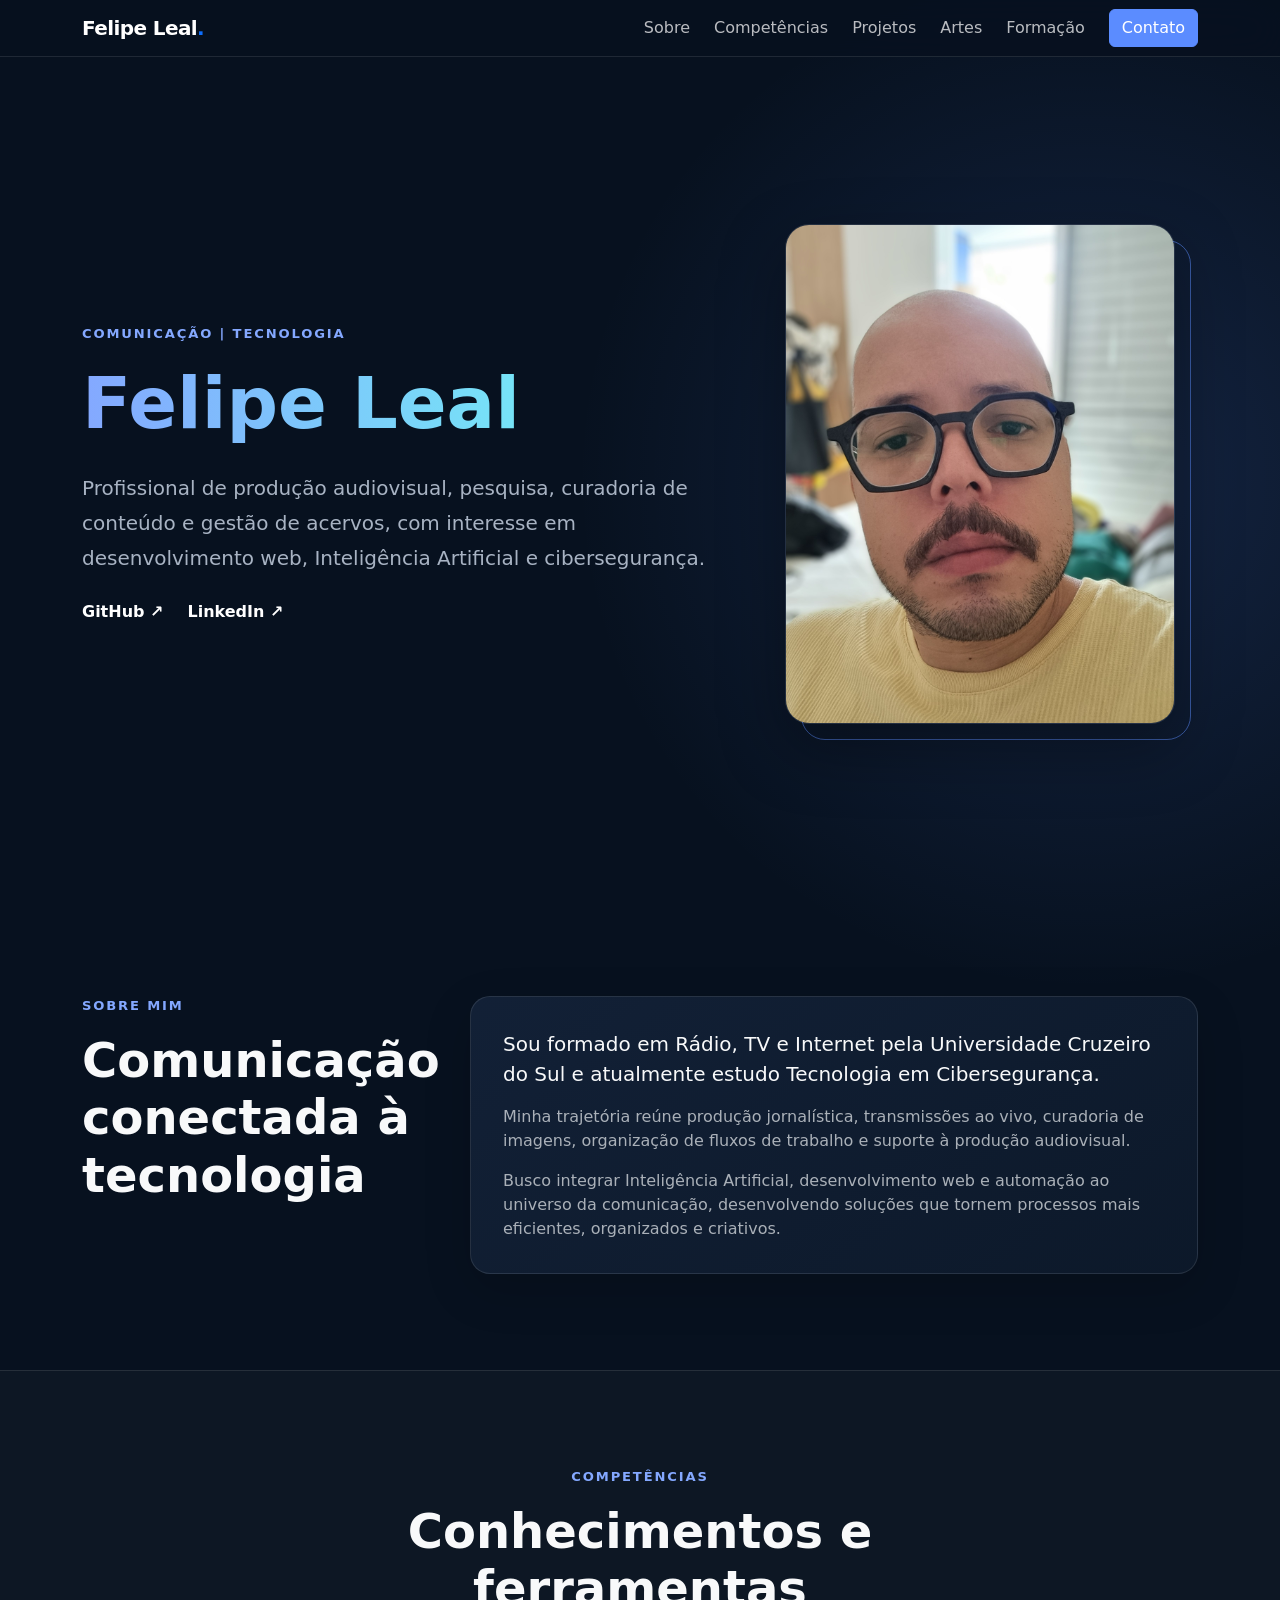
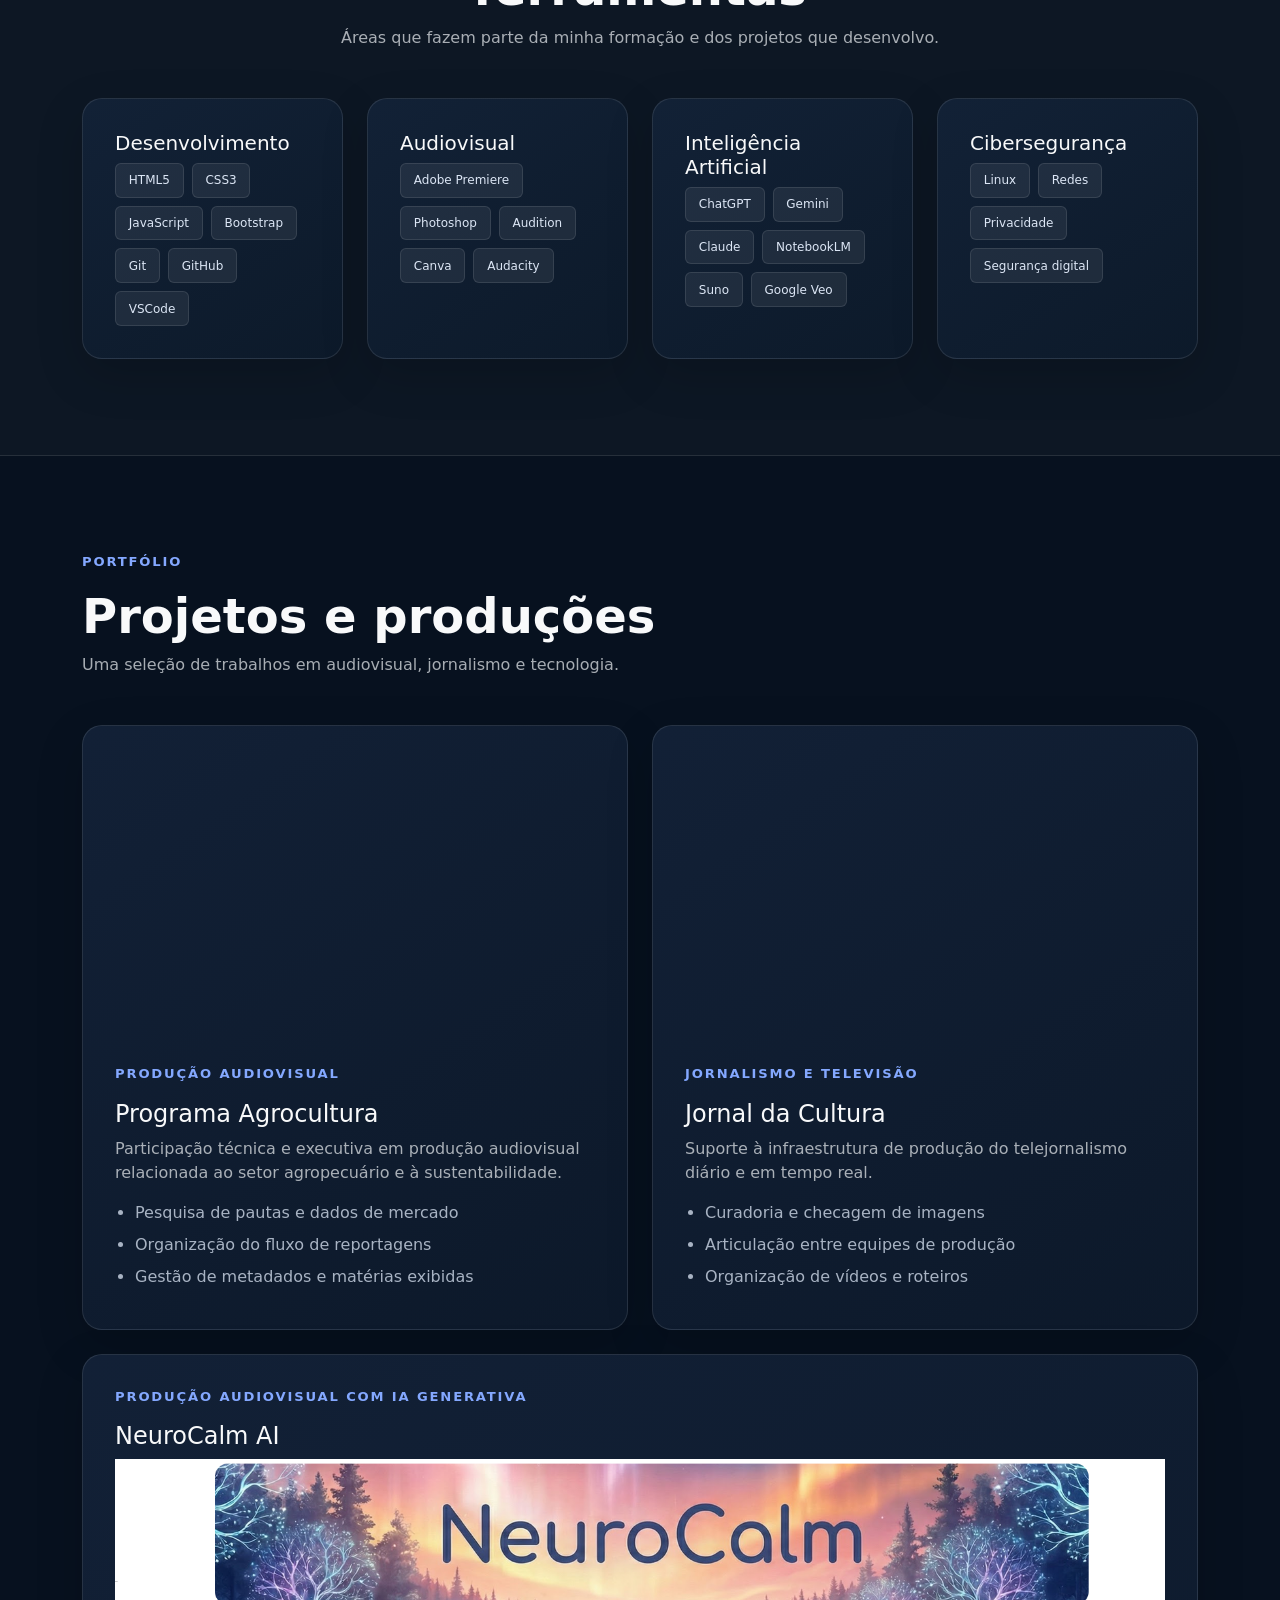
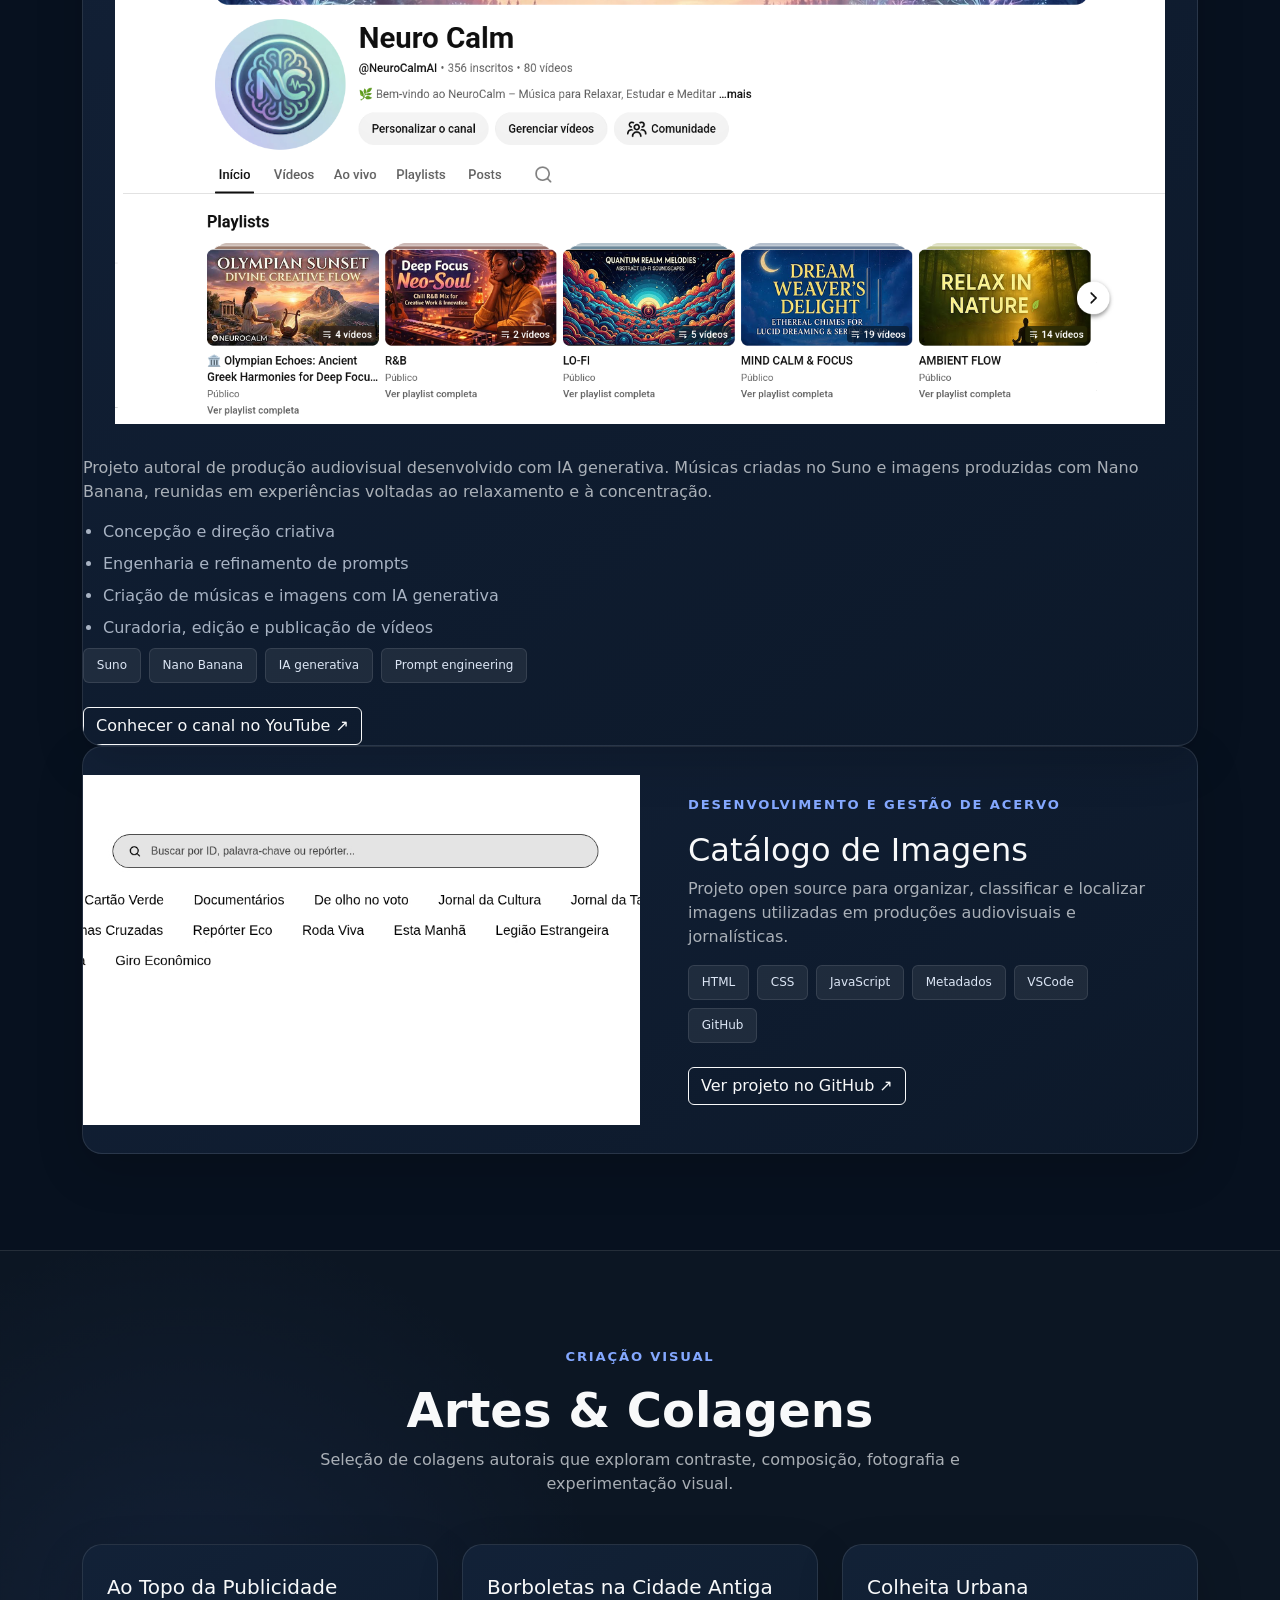
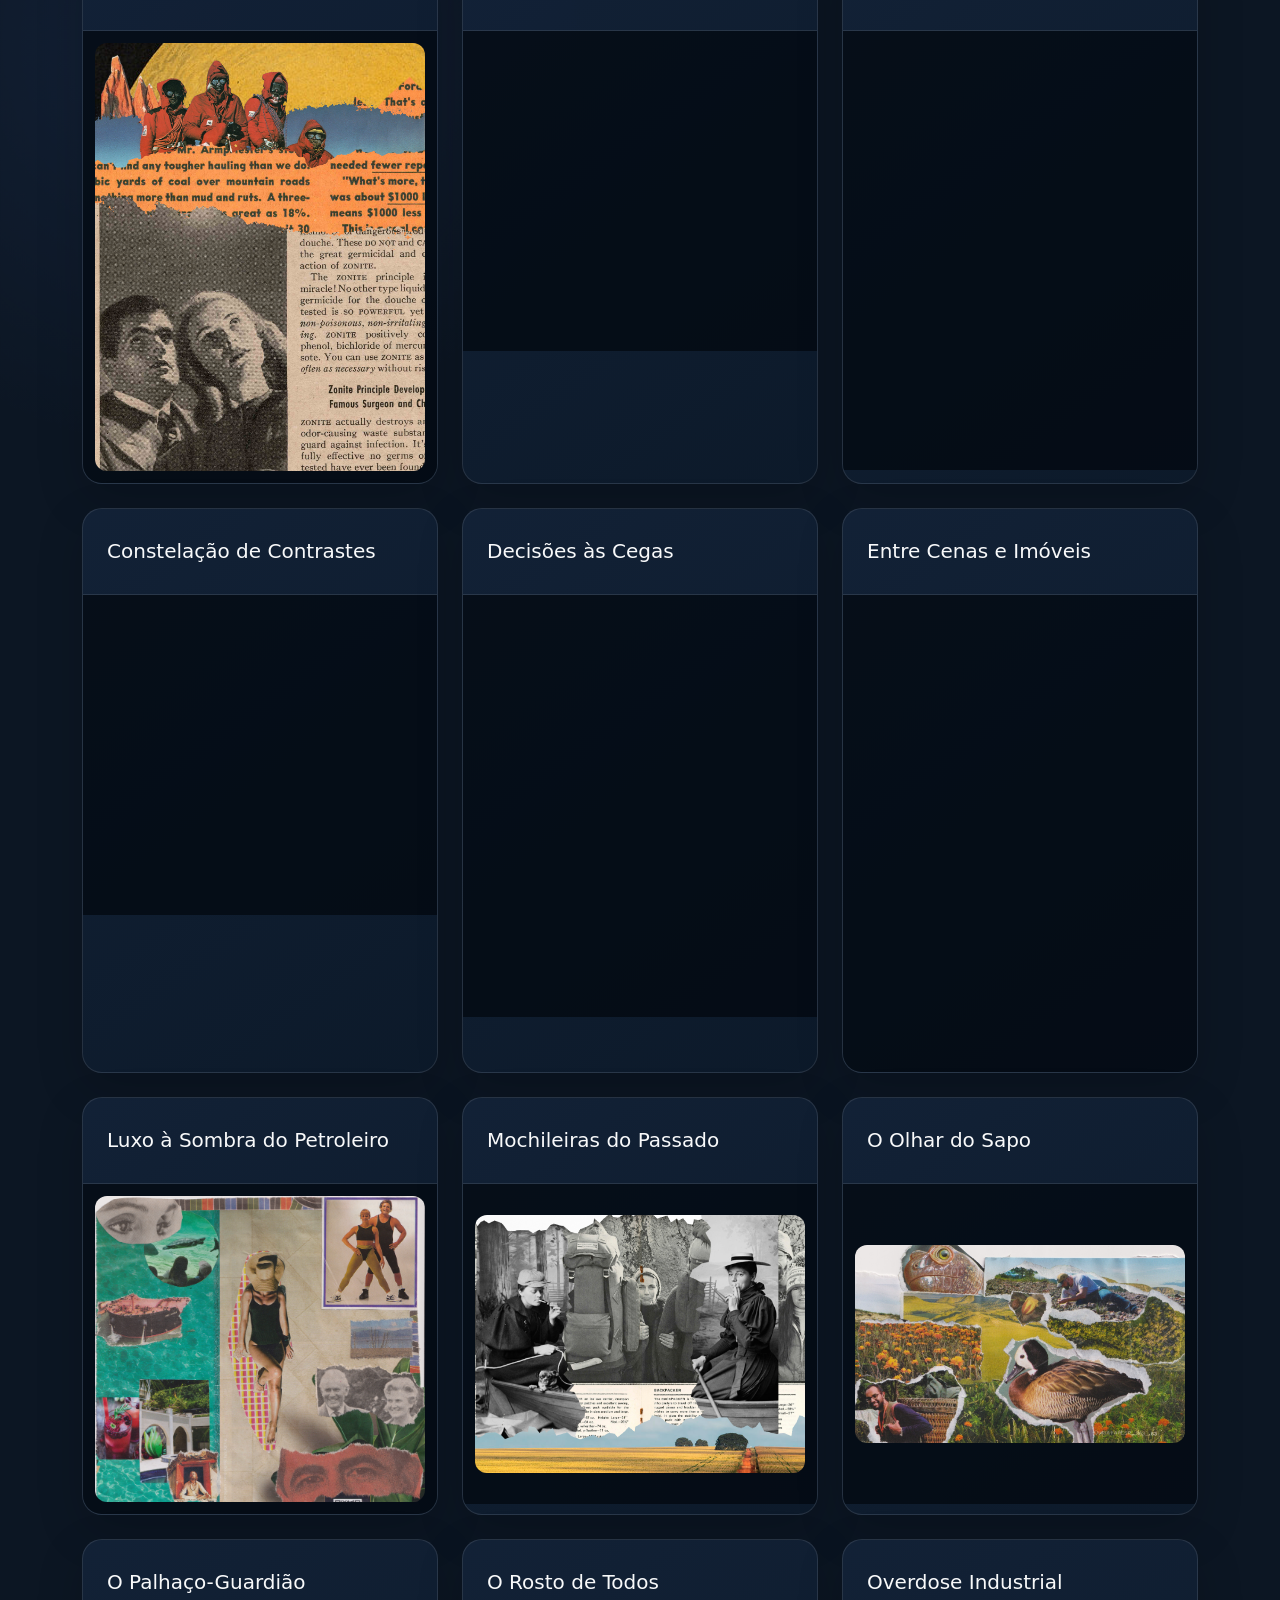
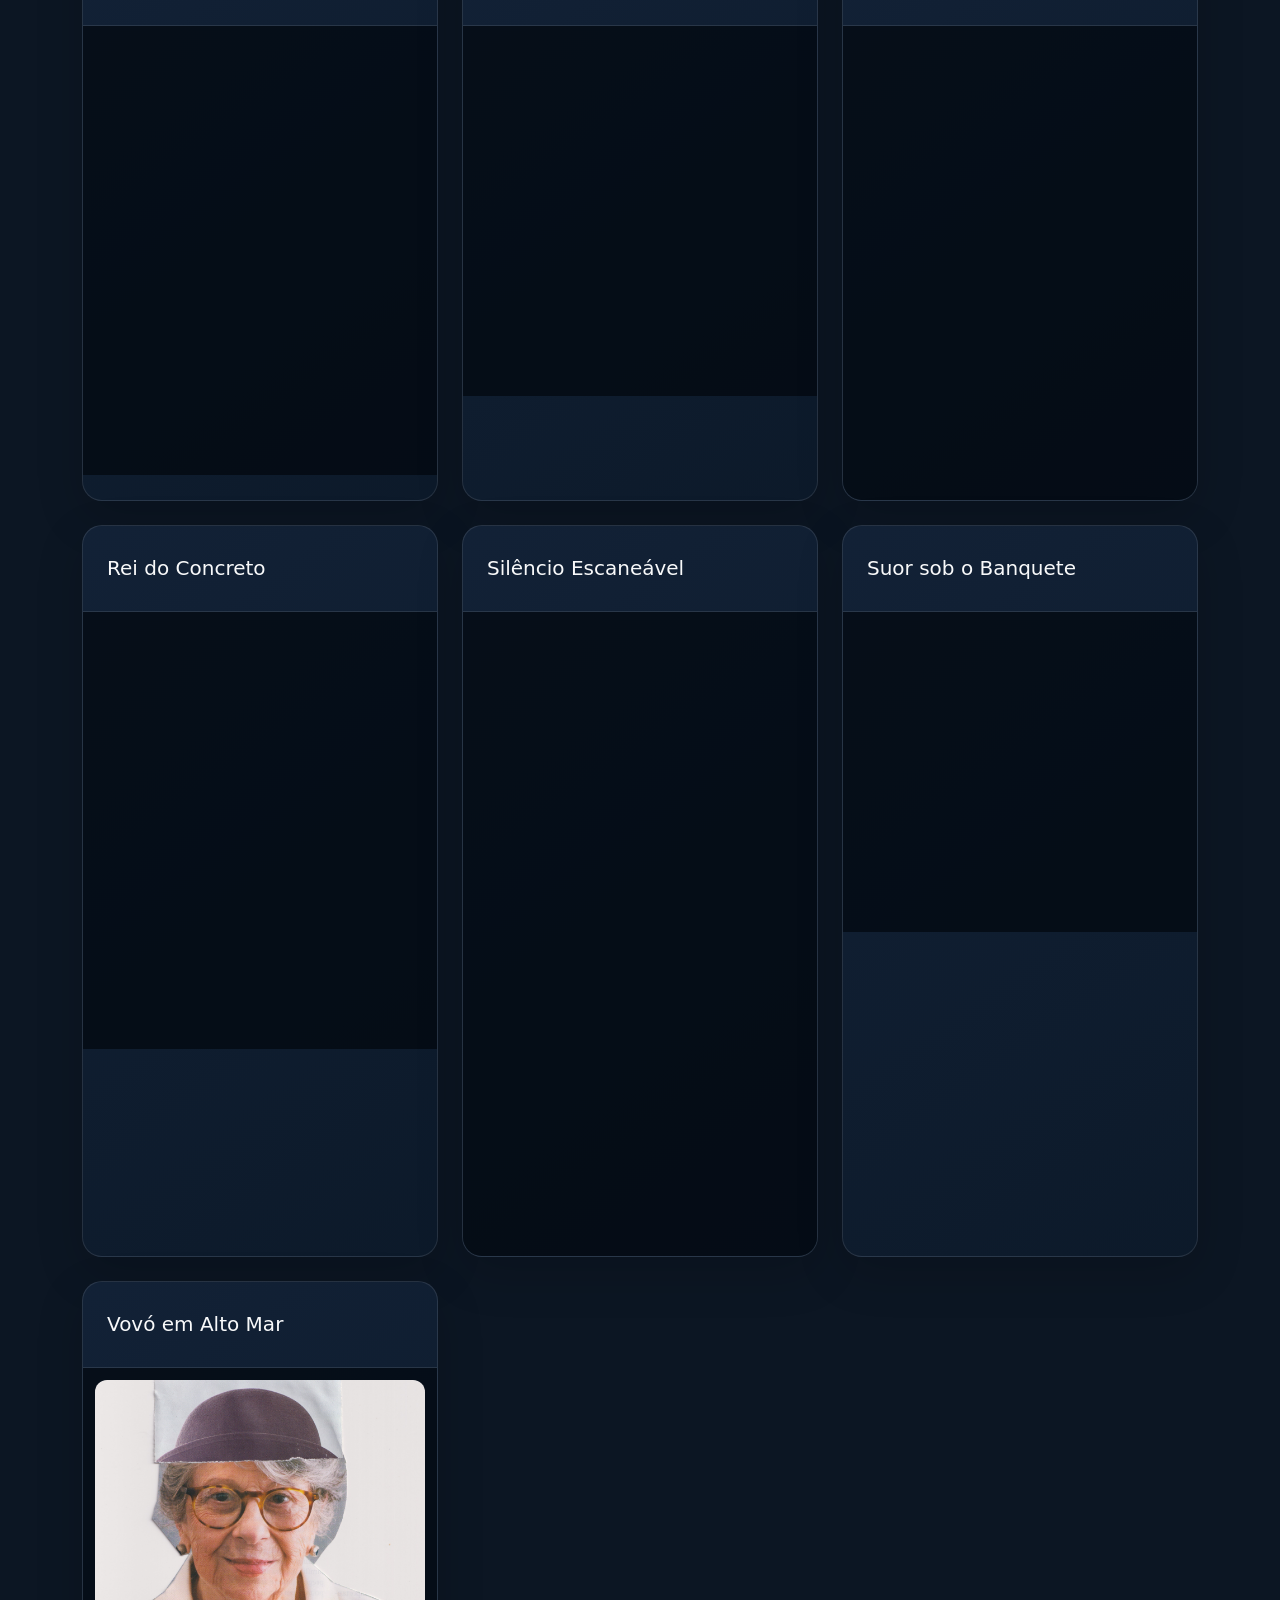
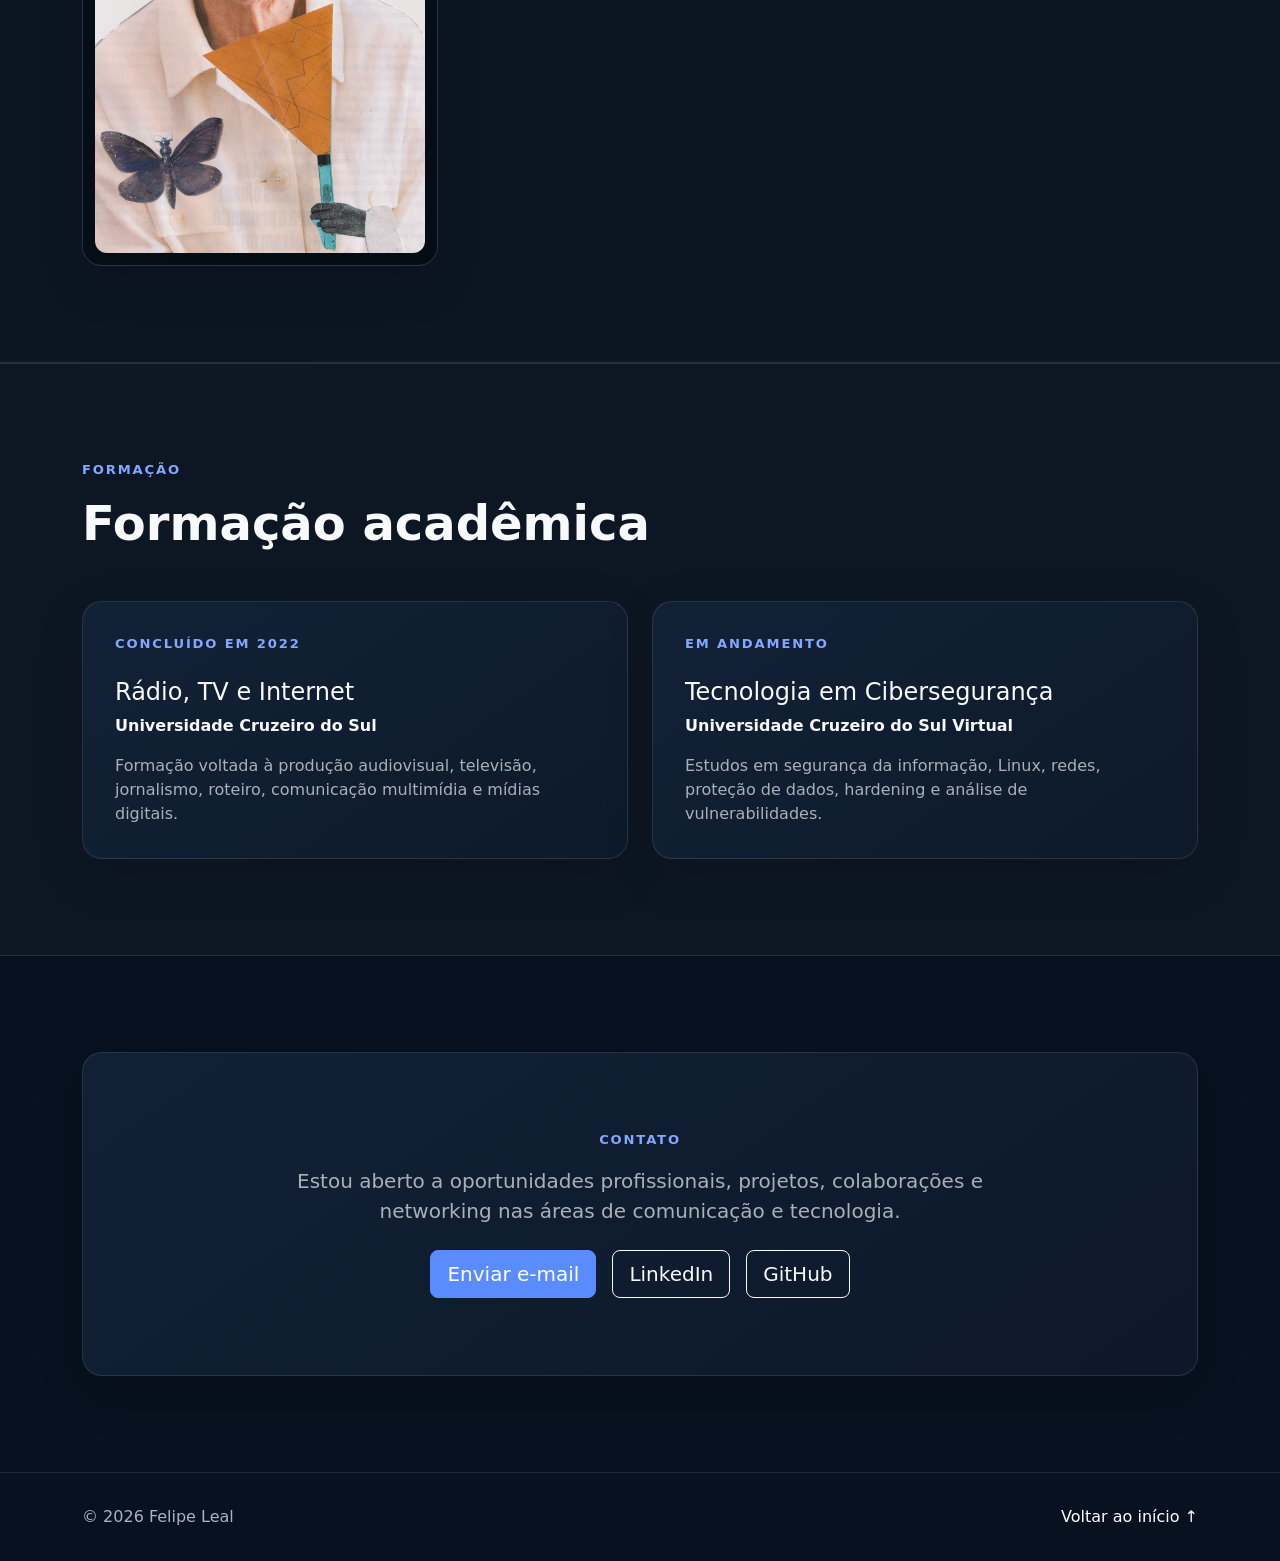
<file: index.html>
<!doctype html>
<html lang="pt-BR" data-bs-theme="dark">
<head>
  <meta charset="utf-8">
  <meta
    name="viewport"
    content="width=device-width, initial-scale=1"
  >

  <meta
    name="description"
    content="Portfólio de Felipe Leal: produção audiovisual, jornalismo, tecnologia, desenvolvimento web e cibersegurança."
  >

  <meta name="author" content="Felipe Leal">
  <meta name="theme-color" content="#07111f">

  <meta property="og:type" content="website">
  <meta property="og:title" content="Felipe Leal | Portfólio">
  <meta
    property="og:description"
    content="Produção audiovisual, jornalismo, tecnologia e soluções digitais."
  >
  <meta property="og:url" content="https://felipeleal.site">

  <title>Felipe Leal | Portfólio</title>

  <link rel="icon" href="/images/favicon.png">

  <!-- Bootstrap local já existente no repositório -->
  <link rel="stylesheet" href="/css/bootstrap.min.css">

  <!-- CSS personalizado -->
  <link rel="stylesheet" href="/css/custom.css?v=20260915-2">
</head>

<body>
  <a class="skip-link" href="#conteudo">
    Ir para o conteúdo
  </a>

  <!-- Navegação -->
  <nav
    class="navbar navbar-expand-lg navbar-dark fixed-top portfolio-navbar"
    aria-label="Navegação principal"
  >
    <div class="container">
      <a class="navbar-brand fw-bold" href="#inicio">
        Felipe Leal<span class="text-primary">.</span>
      </a>

      <button
        class="navbar-toggler"
        type="button"
        data-bs-toggle="collapse"
        data-bs-target="#menuPrincipal"
        aria-controls="menuPrincipal"
        aria-expanded="false"
        aria-label="Abrir menu"
      >
        <span class="navbar-toggler-icon"></span>
      </button>

      <div
        class="collapse navbar-collapse"
        id="menuPrincipal"
      >
        <ul class="navbar-nav ms-auto align-items-lg-center gap-lg-2">
          <li class="nav-item">
            <a class="nav-link" href="#sobre">Sobre</a>
          </li>

          <li class="nav-item">
            <a class="nav-link" href="#competencias">
              Competências
            </a>
          </li>

          <li class="nav-item">
            <a class="nav-link" href="#projetos">Projetos</a>
          </li>

          <li class="nav-item">
            <a class="nav-link" href="#artes">Artes</a>
          </li>

          <li class="nav-item">
            <a class="nav-link" href="#formacao">Formação</a>
          </li>

          <li class="nav-item">
            <a
              class="btn btn-primary ms-lg-2"
              href="#contato"
            >
              Contato
            </a>
          </li>
        </ul>
      </div>
    </div>
  </nav>

  <main id="conteudo">
    <!-- Apresentação -->
    <section
      id="inicio"
      class="hero-section d-flex align-items-center"
    >
      <div class="container">
        <div class="row align-items-center g-5">
          <div class="col-lg-7">
            <p class="hero-eyebrow mb-3">
              Comunicação | Tecnologia
            </p>

            <h1 class="display-2 fw-bold mb-4">
              <span class="text-gradient">Felipe Leal</span>
            </h1>

            <p class="lead hero-description mb-4">
              Profissional de produção audiovisual, pesquisa,
              curadoria de conteúdo e gestão de acervos, com
              interesse em desenvolvimento web, Inteligência
              Artificial e cibersegurança.
            </p>

            <div class="hero-links d-flex flex-wrap gap-4 mt-4">
              <a
                href="https://github.com/fffelpe"
                target="_blank"
                rel="noopener noreferrer"
              >
                GitHub ↗
              </a>

              <a
                href="https://linkedin.com/in/fffelpe"
                target="_blank"
                rel="noopener noreferrer"
              >
                LinkedIn ↗
              </a>
            </div>
          </div>

          <div class="col-lg-5 text-center">
            <div class="profile-frame mx-auto">
              <img
                src="/images/perfil.jpg"
                class="profile-image"
                alt="Retrato profissional de Felipe Leal"
                width="420"
                height="400"
              >
            </div>
          </div>
        </div>
      </div>
    </section>

    <!-- Sobre -->
    <section id="sobre" class="section-padding">
      <div class="container">
        <div class="row g-5">
          <div class="col-lg-4">
            <p class="section-label">Sobre mim</p>

            <h2 class="display-5 fw-bold">
              Comunicação conectada à tecnologia
            </h2>
          </div>

          <div class="col-lg-8">
            <div class="content-card h-100">
              <p class="fs-5">
                Sou formado em Rádio, TV e Internet pela
                Universidade Cruzeiro do Sul e atualmente estudo
                Tecnologia em Cibersegurança.
              </p>

              <p class="text-body-secondary">
                Minha trajetória reúne produção jornalística,
                transmissões ao vivo, curadoria de imagens,
                organização de fluxos de trabalho e suporte à
                produção audiovisual.
              </p>

              <p class="text-body-secondary mb-0">
                Busco integrar Inteligência Artificial,
                desenvolvimento web e automação ao universo da
                comunicação, desenvolvendo soluções que tornem
                processos mais eficientes, organizados e criativos.
              </p>
            </div>
          </div>
        </div>
      </div>
    </section>

    <!-- Competências -->
    <section
      id="competencias"
      class="section-padding section-alternate"
    >
      <div class="container">
        <div class="section-heading text-center mx-auto">
          <p class="section-label">Competências</p>

          <h2 class="display-5 fw-bold">
            Conhecimentos e ferramentas
          </h2>

          <p class="text-body-secondary">
            Áreas que fazem parte da minha formação e dos projetos
            que desenvolvo.
          </p>
        </div>

        <div class="row g-4 mt-4">
          <div class="col-md-6 col-xl-3">
            <article class="skill-card h-100">
              <h3 class="h5">Desenvolvimento</h3>

              <div class="d-flex flex-wrap gap-2">
                <span class="badge skill-badge">HTML5</span>
                <span class="badge skill-badge">CSS3</span>
                <span class="badge skill-badge">JavaScript</span>
                <span class="badge skill-badge">Bootstrap</span>
                <span class="badge skill-badge">Git</span>
                <span class="badge skill-badge">GitHub</span>
                <span class="badge skill-badge">VSCode</span>
              </div>
            </article>
          </div>

          <div class="col-md-6 col-xl-3">
            <article class="skill-card h-100">
              <h3 class="h5">Audiovisual</h3>

              <div class="d-flex flex-wrap gap-2">
                <span class="badge skill-badge">
                  Adobe Premiere
                </span>
                <span class="badge skill-badge">Photoshop</span>
                <span class="badge skill-badge">Audition</span>
                <span class="badge skill-badge">Canva</span>
                <span class="badge skill-badge">Audacity</span>
              </div>
            </article>
          </div>

          <div class="col-md-6 col-xl-3">
            <article class="skill-card h-100">
              <h3 class="h5">Inteligência Artificial</h3>

              <div class="d-flex flex-wrap gap-2">
                <span class="badge skill-badge">ChatGPT</span>
                <span class="badge skill-badge">Gemini</span>
                <span class="badge skill-badge">Claude</span>
                <span class="badge skill-badge">NotebookLM</span>
                <span class="badge skill-badge">Suno</span>
                <span class="badge skill-badge">Google Veo</span>
              </div>
            </article>
          </div>

          <div class="col-md-6 col-xl-3">
            <article class="skill-card h-100">
              <h3 class="h5">Cibersegurança</h3>

              <div class="d-flex flex-wrap gap-2">
                <span class="badge skill-badge">Linux</span>
                <span class="badge skill-badge">Redes</span>
                <span class="badge skill-badge">Privacidade</span>
                <span class="badge skill-badge">
                  Segurança digital
                </span>
              </div>
            </article>
          </div>
        </div>
      </div>
    </section>

    <!-- Projetos -->
    <section id="projetos" class="section-padding">
      <div class="container">
        <div class="section-heading">
          <p class="section-label">Portfólio</p>

          <h2 class="display-5 fw-bold">
            Projetos e produções
          </h2>

          <p class="text-body-secondary">
            Uma seleção de trabalhos em audiovisual, jornalismo e tecnologia. </p>
        </div>

        <div class="row g-4 mt-4">
          <div class="col-lg-6">
            <article class="project-card h-100">
              <div class="ratio ratio-16x9">
                <iframe
                  src="https://www.youtube.com/embed/nN3n-XziQxE"
                  title="Programa Agrocultura"
                  loading="lazy"
                  allowfullscreen
                ></iframe>
              </div>

              <div class="project-content">
                <p class="project-category">
                  Produção audiovisual
                </p>

                <h3 class="h4">Programa Agrocultura</h3>

                <p class="text-body-secondary">
                  Participação técnica e executiva em produção
                  audiovisual relacionada ao setor agropecuário
                  e à sustentabilidade.
                </p>

                <ul class="project-list">
                  <li>Pesquisa de pautas e dados de mercado</li>
                  <li>Organização do fluxo de reportagens</li>
                  <li>Gestão de metadados e matérias exibidas</li>
                </ul>
              </div>
            </article>
          </div>

          <div class="col-lg-6">
            <article class="project-card h-100">
              <div class="ratio ratio-16x9">
                <iframe
                  src="https://www.youtube.com/embed/GIC-NO2E_mo"
                  title="Jornal da Cultura"
                  loading="lazy"
                  allowfullscreen
                ></iframe>
              </div>

              <div class="project-content">
                <p class="project-category">
                  Jornalismo e televisão
                </p>

                <h3 class="h4">Jornal da Cultura</h3>

                <p class="text-body-secondary">
                  Suporte à infraestrutura de produção do
                  telejornalismo diário e em tempo real.
                </p>

                <ul class="project-list">
                  <li>Curadoria e checagem de imagens</li>
                  <li>Articulação entre equipes de produção</li>
                  <li>Organização de vídeos e roteiros</li>
                </ul>
              </div>
            </article>
          </div>

      <div class="col-12">
  <article class="project-card h-100">
    <div class="project-content">
      <p class="project-category">
        Produção audiovisual com IA generativa
      </p>

      <h3 class="h4">NeuroCalm AI</h3>

     <img
            src="/images/NEUROCALM.png"
            class="project-featured-image"
            alt="Página do canal NeuroCalm AI no YouTube"
            loading="lazy"
          >
        </a>
      </div>

      <p class="text-body-secondary">
        Projeto autoral de produção audiovisual desenvolvido com
        IA generativa. Músicas criadas no Suno e imagens produzidas
        com Nano Banana, reunidas em experiências voltadas ao
        relaxamento e à concentração.
      </p>

      <ul class="project-list">
        <li>Concepção e direção criativa</li>
        <li>Engenharia e refinamento de prompts</li>
        <li>Criação de músicas e imagens com IA generativa</li>
        <li>Curadoria, edição e publicação de vídeos</li>
      </ul>

      <div class="d-flex flex-wrap gap-2 mb-4">
        <span class="badge skill-badge">Suno</span>
        <span class="badge skill-badge">Nano Banana</span>
        <span class="badge skill-badge">IA generativa</span>
        <span class="badge skill-badge">Prompt engineering</span>
      </div>

      <a
        class="btn btn-outline-light"
        href="https://www.youtube.com/@NeuroCalmAI"
        target="_blank"
        rel="noopener noreferrer"
        aria-label="Conhecer o canal NeuroCalm AI no YouTube"
      >
        Conhecer o canal no YouTube ↗
      </a>
    </div>
  </article>
</div>

          <div class="col-12">
            <article class="project-card project-featured">
              <div class="row g-0 align-items-center">
                <div class="col-lg-6">
                  <img
                    src="/images/Catalogo1.jpeg"
                    src="/images/Catalogo2.png"
                    src="/images/Catalogo3.png"
                    class="project-featured-image"
                    alt="Tela do projeto Catálogo de Imagens"
                    loading="lazy"
                  >
                </div>

                <div class="col-lg-6">
                  <div class="project-content p-lg-5">
                    <p class="project-category">
                      Desenvolvimento e gestão de acervo
                    </p>

                    <h3 class="h2">Catálogo de Imagens</h3>

                    <p class="text-body-secondary">
                      Projeto open source para organizar,
                      classificar e localizar imagens utilizadas
                      em produções audiovisuais e jornalísticas.
                    </p>

                    <div class="d-flex flex-wrap gap-2 mb-4">
                      <span class="badge skill-badge">HTML</span>
                      <span class="badge skill-badge">CSS</span>
                      <span class="badge skill-badge">JavaScript</span>
                      <span class="badge skill-badge">Metadados</span>
                      <span class="badge skill-badge">VSCode </span>
                      <span class="badge skill-badge">GitHub</span>
                    </div>

                    <a
                      class="btn btn-outline-light"
                      href="https://github.com/fffelpe/catalogo"
                      target="_blank"
                      rel="noopener noreferrer"
                    >
                      Ver projeto no GitHub ↗
                    </a>
                  </div>
                </div>
              </div>
            </article>
          </div>
        </div>
      </div>
    </section>

    <!-- Artes e Colagens -->
    <section id="artes" class="section-padding arts-section">
      <div class="container">
        <div class="section-heading text-center mx-auto">
          <p class="section-label">Criação visual</p>

          <h2 class="display-5 fw-bold">
            Artes &amp; Colagens
          </h2>

          <p class="text-body-secondary">
            Seleção de colagens autorais que exploram contraste,
            composição, fotografia e experimentação visual.
          </p>
        </div>

        <div class="row g-4 mt-4 arts-grid">
          <div class="col-12 col-md-6 col-xl-4">
            <article class="art-card h-100">
              <div class="art-card-title">
                <h3 class="h5 mb-0">Ao Topo da Publicidade</h3>
              </div>

              <div class="art-image-frame">
                <img
                  src="/images/artes/Ao%20Topo%20da%20Publicidade.jpg"
                  class="art-image"
                  alt="Colagem artística Ao Topo da Publicidade"
                  loading="lazy"
                  decoding="async"
                  draggable="false"
                >
              </div>
            </article>
          </div>
          <div class="col-12 col-md-6 col-xl-4">
            <article class="art-card h-100">
              <div class="art-card-title">
                <h3 class="h5 mb-0">Borboletas na Cidade Antiga</h3>
              </div>

              <div class="art-image-frame">
                <img
                  src="/images/artes/Borboletas%20na%20Cidade%20Antiga.jpg"
                  class="art-image"
                  alt="Colagem artística Borboletas na Cidade Antiga"
                  loading="lazy"
                  decoding="async"
                  draggable="false"
                >
              </div>
            </article>
          </div>
          <div class="col-12 col-md-6 col-xl-4">
            <article class="art-card h-100">
              <div class="art-card-title">
                <h3 class="h5 mb-0">Colheita Urbana</h3>
              </div>

              <div class="art-image-frame">
                <img
                  src="/images/artes/Colheita%20Urbana.jpg"
                  class="art-image"
                  alt="Colagem artística Colheita Urbana"
                  loading="lazy"
                  decoding="async"
                  draggable="false"
                >
              </div>
            </article>
          </div>
          <div class="col-12 col-md-6 col-xl-4">
            <article class="art-card h-100">
              <div class="art-card-title">
                <h3 class="h5 mb-0">Constelação de Contrastes</h3>
              </div>

              <div class="art-image-frame">
                <img
                  src="/images/artes/Constela%C3%A7%C3%A3o%20de%20Contrastes.jpg"
                  class="art-image"
                  alt="Colagem artística Constelação de Contrastes"
                  loading="lazy"
                  decoding="async"
                  draggable="false"
                >
              </div>
            </article>
          </div>
          <div class="col-12 col-md-6 col-xl-4">
            <article class="art-card h-100">
              <div class="art-card-title">
                <h3 class="h5 mb-0">Decisões às Cegas</h3>
              </div>

              <div class="art-image-frame">
                <img
                  src="/images/artes/Decis%C3%B5es%20%C3%A0s%20Cegas.jpg"
                  class="art-image"
                  alt="Colagem artística Decisões às Cegas"
                  loading="lazy"
                  decoding="async"
                  draggable="false"
                >
              </div>
            </article>
          </div>
          <div class="col-12 col-md-6 col-xl-4">
            <article class="art-card h-100">
              <div class="art-card-title">
                <h3 class="h5 mb-0">Entre Cenas e Imóveis</h3>
              </div>

              <div class="art-image-frame">
                <img
                  src="/images/artes/Entre%20Cenas%20e%20Im%C3%B3veis.jpg"
                  class="art-image"
                  alt="Colagem artística Entre Cenas e Imóveis"
                  loading="lazy"
                  decoding="async"
                  draggable="false"
                >
              </div>
            </article>
          </div>
          <div class="col-12 col-md-6 col-xl-4">
            <article class="art-card h-100">
              <div class="art-card-title">
                <h3 class="h5 mb-0">Luxo à Sombra do Petroleiro</h3>
              </div>

              <div class="art-image-frame">
                <img
                  src="/images/artes/Luxo%20%C3%A0%20Sombra%20do%20Petroleiro.jpg"
                  class="art-image"
                  alt="Colagem artística Luxo à Sombra do Petroleiro"
                  loading="lazy"
                  decoding="async"
                  draggable="false"
                >
              </div>
            </article>
          </div>
          <div class="col-12 col-md-6 col-xl-4">
            <article class="art-card h-100">
              <div class="art-card-title">
                <h3 class="h5 mb-0">Mochileiras do Passado</h3>
              </div>

              <div class="art-image-frame">
                <img
                  src="/images/artes/Mochileiras%20do%20Passado.jpg"
                  class="art-image"
                  alt="Colagem artística Mochileiras do Passado"
                  loading="lazy"
                  decoding="async"
                  draggable="false"
                >
              </div>
            </article>
          </div>
          <div class="col-12 col-md-6 col-xl-4">
            <article class="art-card h-100">
              <div class="art-card-title">
                <h3 class="h5 mb-0">O Olhar do Sapo</h3>
              </div>

              <div class="art-image-frame">
                <img
                  src="/images/artes/O%20Olhar%20do%20Sapo.jpg"
                  class="art-image"
                  alt="Colagem artística O Olhar do Sapo"
                  loading="lazy"
                  decoding="async"
                  draggable="false"
                >
              </div>
            </article>
          </div>
          <div class="col-12 col-md-6 col-xl-4">
            <article class="art-card h-100">
              <div class="art-card-title">
                <h3 class="h5 mb-0">O Palhaço-Guardião</h3>
              </div>

              <div class="art-image-frame">
                <img
                  src="/images/artes/O%20Palha%C3%A7o-Guardi%C3%A3o.jpg"
                  class="art-image"
                  alt="Colagem artística O Palhaço-Guardião"
                  loading="lazy"
                  decoding="async"
                  draggable="false"
                >
              </div>
            </article>
          </div>
          <div class="col-12 col-md-6 col-xl-4">
            <article class="art-card h-100">
              <div class="art-card-title">
                <h3 class="h5 mb-0">O Rosto de Todos</h3>
              </div>

              <div class="art-image-frame">
                <img
                  src="/images/artes/O%20Rosto%20de%20Todos.jpg"
                  class="art-image"
                  alt="Colagem artística O Rosto de Todos"
                  loading="lazy"
                  decoding="async"
                  draggable="false"
                >
              </div>
            </article>
          </div>
          <div class="col-12 col-md-6 col-xl-4">
            <article class="art-card h-100">
              <div class="art-card-title">
                <h3 class="h5 mb-0">Overdose Industrial</h3>
              </div>

              <div class="art-image-frame">
                <img
                  src="/images/artes/Overdose%20Industrial.jpg"
                  class="art-image"
                  alt="Colagem artística Overdose Industrial"
                  loading="lazy"
                  decoding="async"
                  draggable="false"
                >
              </div>
            </article>
          </div>
          <div class="col-12 col-md-6 col-xl-4">
            <article class="art-card h-100">
              <div class="art-card-title">
                <h3 class="h5 mb-0">Rei do Concreto</h3>
              </div>

              <div class="art-image-frame">
                <img
                  src="/images/artes/Rei%20do%20Concreto.jpg"
                  class="art-image"
                  alt="Colagem artística Rei do Concreto"
                  loading="lazy"
                  decoding="async"
                  draggable="false"
                >
              </div>
            </article>
          </div>
          <div class="col-12 col-md-6 col-xl-4">
            <article class="art-card h-100">
              <div class="art-card-title">
                <h3 class="h5 mb-0">Silêncio Escaneável</h3>
              </div>

              <div class="art-image-frame">
                <img
                  src="/images/artes/Sil%C3%AAncio%20Escane%C3%A1vel.jpg"
                  class="art-image"
                  alt="Colagem artística Silêncio Escaneável"
                  loading="lazy"
                  decoding="async"
                  draggable="false"
                >
              </div>
            </article>
          </div>
          <div class="col-12 col-md-6 col-xl-4">
            <article class="art-card h-100">
              <div class="art-card-title">
                <h3 class="h5 mb-0">Suor sob o Banquete</h3>
              </div>

              <div class="art-image-frame">
                <img
                  src="/images/artes/Suor%20sob%20o%20Banquete.jpg"
                  class="art-image"
                  alt="Colagem artística Suor sob o Banquete"
                  loading="lazy"
                  decoding="async"
                  draggable="false"
                >
              </div>
            </article>
          </div>
          <div class="col-12 col-md-6 col-xl-4">
            <article class="art-card h-100">
              <div class="art-card-title">
                <h3 class="h5 mb-0">Vovó em Alto Mar</h3>
              </div>

              <div class="art-image-frame">
                <img
                  src="/images/artes/Vov%C3%B3%20em%20Alto%20Mar.jpg"
                  class="art-image"
                  alt="Colagem artística Vovó em Alto Mar"
                  loading="lazy"
                  decoding="async"
                  draggable="false"
                >
              </div>
            </article>
          </div>
        </div>
      </div>
    </section>

    <!-- Formação -->
    <section
      id="formacao"
      class="section-padding section-alternate"
    >
      <div class="container">
        <div class="section-heading">
          <p class="section-label">Formação</p>

          <h2 class="display-5 fw-bold">
            Formação acadêmica
          </h2>
        </div>

        <div class="row g-4 mt-4">
          <div class="col-lg-6">
            <article class="education-card h-100">
              <p class="education-status">Concluído em 2022</p>

              <h3 class="h4">
                Rádio, TV e Internet
              </h3>

              <p class="fw-semibold">
                Universidade Cruzeiro do Sul
              </p>

              <p class="text-body-secondary mb-0">
                Formação voltada à produção audiovisual,
                televisão, jornalismo, roteiro, comunicação
                multimídia e mídias digitais.
              </p>
            </article>
          </div>

          <div class="col-lg-6">
            <article class="education-card h-100">
              <p class="education-status">Em andamento</p>

              <h3 class="h4">
                Tecnologia em Cibersegurança
              </h3>

              <p class="fw-semibold">
                Universidade Cruzeiro do Sul Virtual
              </p>

              <p class="text-body-secondary mb-0">
                Estudos em segurança da informação, Linux, redes,
                proteção de dados, hardening e análise de
                vulnerabilidades.
              </p>
            </article>
          </div>
        </div>
      </div>
    </section>

    <!-- Contato -->
    <section id="contato" class="section-padding">
      <div class="container">
        <div class="contact-card text-center">
          <p class="section-label">Contato</p>

          <h2 class="display-5 fw-bold">
          
          </h2>

          <p class="lead text-body-secondary mx-auto">
            Estou aberto a oportunidades profissionais, projetos,
            colaborações e networking nas áreas de comunicação e
            tecnologia.
          </p>

          <div
            class="d-flex flex-wrap justify-content-center gap-3 mt-4"
          >
            <a
              class="btn btn-primary btn-lg"
              href="mailto:fleal96@outlook.com"
            >
              Enviar e-mail
            </a>

            <a
              class="btn btn-outline-light btn-lg"
              href="https://linkedin.com/in/fffelpe"
              target="_blank"
              rel="noopener noreferrer"
            >
              LinkedIn
            </a>

            <a
              class="btn btn-outline-light btn-lg"
              href="https://github.com/fffelpe"
              target="_blank"
              rel="noopener noreferrer"
            >
              GitHub
            </a>
          </div>
        </div>
      </div>
    </section>
  </main>

  <footer class="portfolio-footer">
    <div
      class="container d-flex flex-column flex-md-row
             justify-content-between align-items-center gap-3"
    >
      <p class="mb-0">
        © <span id="ano-atual">2026</span> Felipe Leal
      </p>

      <a href="#inicio">
        Voltar ao início ↑
      </a>
    </div>
  </footer>

  <script src="/js/bootstrap.bundle.min.js"></script>
  <script src="/js/main.js?v=20260915-2"></script>
</body>
</html>
</file>
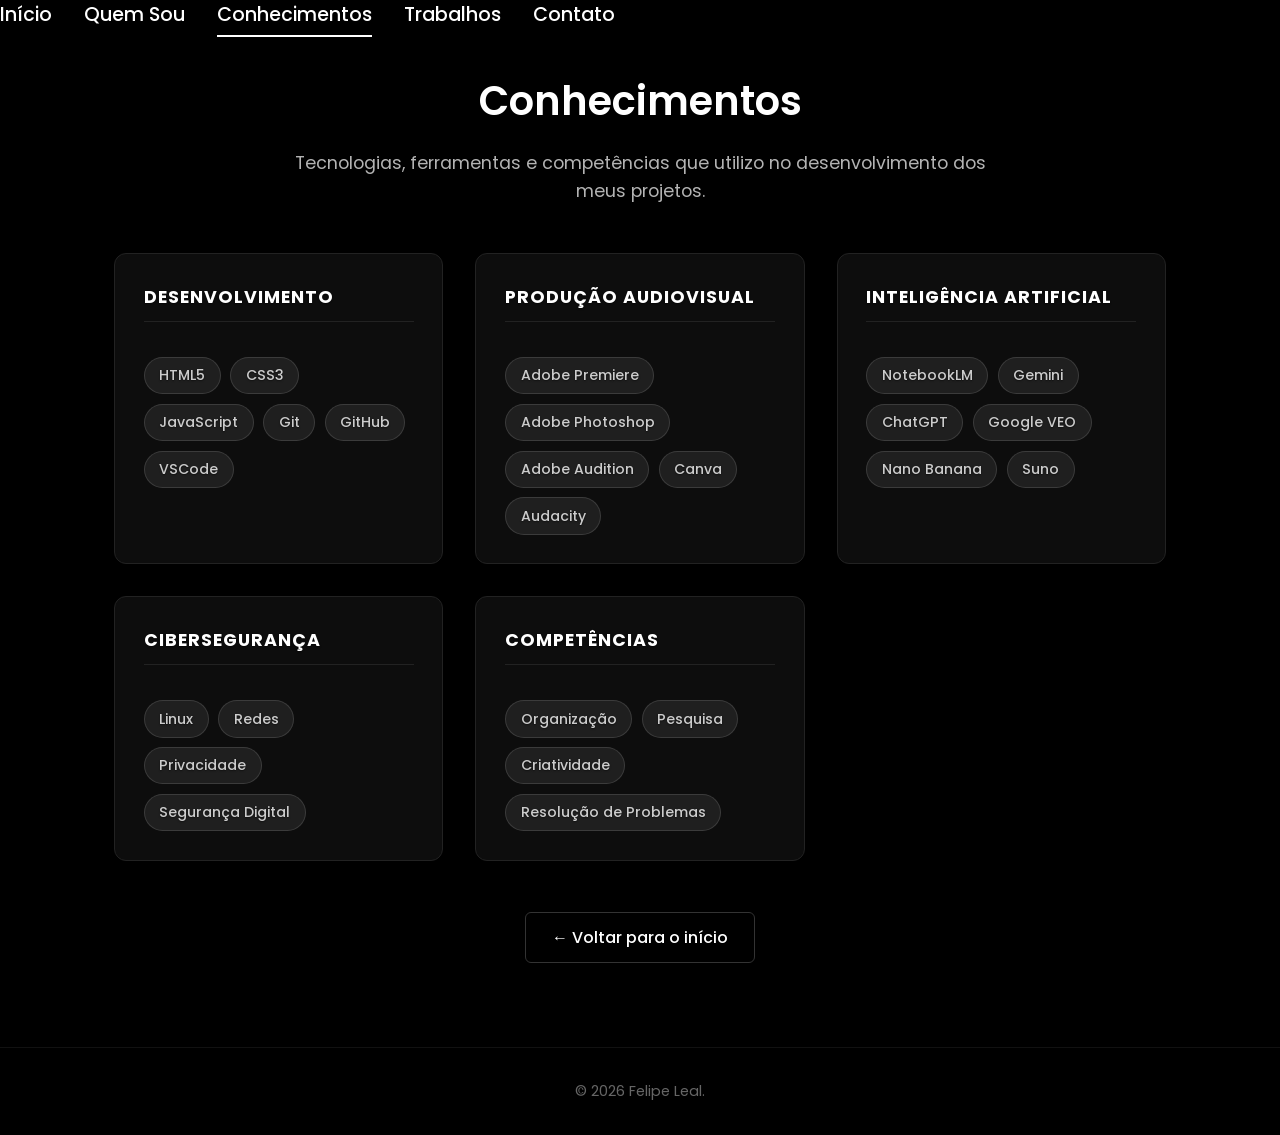
<file: conhecimentos.html>
<!DOCTYPE html>
<html lang="pt-BR">

<head>
    <meta charset="UTF-8">
    <meta name="viewport" content="width=device-width, initial-scale=1.0">
    <link rel="icon" type="image/x-icon" href="/images/favicon.png">
    <title>Conhecimentos | Felipe Leal</title>

    <!-- Estilo CSS Principal Centralizador -->
    <link rel="stylesheet" href="css/style.css">

    <script src="js/script.js" defer></script>

    <!-- Fonte Google Poppins -->
    <link rel="preconnect" href="https://fonts.googleapis.com">
    <link rel="preconnect" href="https://fonts.gstatic.com" crossorigin>
    <link href="https://fonts.googleapis.com/css2?family=Poppins:wght@300;400;600&display=swap" rel="stylesheet">
</head>

<body>

    <!-- Menu de Navegação Superior (Fixo, Limpo e Centralizado) -->
    <header class="nav-header">
        <nav class="menu" aria-label="Navegação Principal">
            <a href="index.html">Início</a>
            <a href="quem-sou.html">Quem Sou</a>
            <a href="conhecimentos.html" class="ativo">Conhecimentos</a>
            <a href="trabalhos.html">Trabalhos</a>
            <a href="contato.html">Contato</a>
        </nav>
    </header>

    <!-- Conteúdo Principal Animado -->
    <main class="page-content">
        
        <section class="titulo-pagina">
            <h1>Conhecimentos</h1>
            <p>Tecnologias, ferramentas e competências que utilizo no desenvolvimento dos meus projetos.</p>
        </section>

        <!-- Grade de Cards por Categoria -->
        <div class="grade-conhecimentos">

            <section class="card-categoria">
                <h3>DESENVOLVIMENTO</h3>
                <ul class="lista-tags">
                    <li>HTML5</li>
                    <li>CSS3</li>
                    <li>JavaScript</li>
                    <li>Git</li>
                    <li>GitHub</li>
                    <li>VSCode</li>
                </ul>
            </section>

            <section class="card-categoria">
                <h3>PRODUÇÃO AUDIOVISUAL</h3>
                <ul class="lista-tags">
                    <li>Adobe Premiere</li>
                    <li>Adobe Photoshop</li>
                    <li>Adobe Audition</li>
                    <li>Canva</li>
                    <li>Audacity</li>
                </ul>
            </section>

            <section class="card-categoria">
                <h3>INTELIGÊNCIA ARTIFICIAL</h3>
                <ul class="lista-tags">
                    <li>NotebookLM</li>
                    <li>Gemini</li>
                    <li>ChatGPT</li>
                    <li>Google VEO</li>
                    <li>Nano Banana</li>
                    <li>Suno</li>
                </ul>
            </section>

            <section class="card-categoria">
                <h3>CIBERSEGURANÇA</h3>
                <ul class="lista-tags">
                    <li>Linux</li>
                    <li>Redes</li>
                    <li>Privacidade</li>
                    <li>Segurança Digital</li>
                </ul>
            </section>

            <section class="card-categoria">
                <h3>COMPETÊNCIAS</h3>
                <ul class="lista-tags">
                    <li>Organização</li>
                    <li>Pesquisa</li>
                    <li>Criatividade</li>
                    <li>Resolução de Problemas</li>
                </ul>
            </section>

        </div>

        <!-- Botão Voltar -->
        <div class="container-voltar">
            <a class="voltar" href="index.html">← Voltar para o início</a>
        </div>

    </main>

    <!-- Rodapé -->
    <footer>
        <p>&copy; 2026 Felipe Leal.</p>
    </footer>

</body>

</html>
</file>
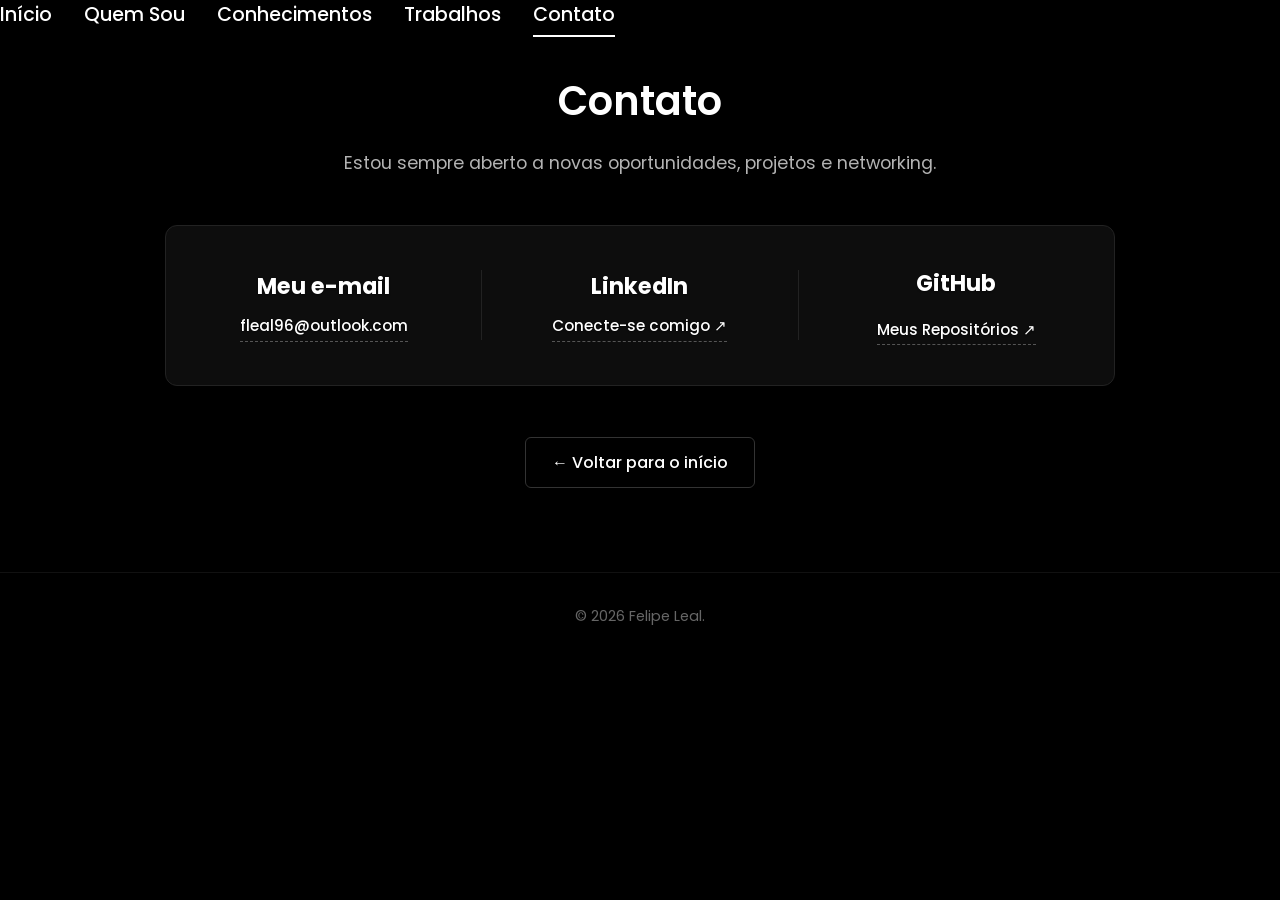
<file: contato.html>
<!DOCTYPE html>
<html lang="pt-BR">

<head>
    <meta charset="UTF-8">
    <meta name="viewport" content="width=device-width, initial-scale=1.0">
    <link rel="icon" type="image/x-icon" href="/images/favicon.png">
    <title>Contato | Felipe Leal</title>

    <!-- Vinculo do arquivo CSS centralizador -->
    <link rel="stylesheet" href="css/style.css">

    <script src="js/script.js" defer></script>

    <!-- Fonte Google Poppins -->
    <link rel="preconnect" href="https://fonts.googleapis.com">
    <link rel="preconnect" href="https://fonts.gstatic.com" crossorigin>
    <link href="https://fonts.googleapis.com/css2?family=Poppins:wght@300;400;600&display=swap" rel="stylesheet">
</head>

<body>

    <!-- Menu de Navegação Fixo e Centralizado -->
    <header class="nav-header">
        <nav class="menu" aria-label="Navegação Principal">
            <a href="index.html">Início</a>
            <a href="quem-sou.html">Quem Sou</a>
            <a href="conhecimentos.html">Conhecimentos</a>
            <a href="trabalhos.html">Trabalhos</a>
            <a href="contato.html" class="ativo">Contato</a>
        </nav>
    </header>

    <!-- Conteúdo Principal -->
    <main class="page-content">
        <section class="titulo-pagina">
            <h1>Contato</h1>
            <p>Estou sempre aberto a novas oportunidades, projetos e networking.</p>
        </section>

        <!-- ÚNICO CARD COM OS TRÊS CONTATOS LADO A LADO -->
        <div class="card-contato-unico">
            
            <div class="item-contato">
                <h2>Meu e-mail</h2>
                <a href="mailto:fleal96@outlook.com" class="link-contato">
                    fleal96@outlook.com
                </a>
            </div>

            <div class="divisor-vertical"></div>

            <div class="item-contato">
                <h2>LinkedIn</h2>
                <a href="https://linkedin.com/in/fffelpe" target="_blank" rel="noopener noreferrer" class="link-contato">
                    Conecte-se comigo ↗
                </a>
            </div>

            <div class="divisor-vertical"></div>

            <div class="item-contato">
                <h2>GitHub</h2>
                <p> </p>
                <a href="https://github.com/fffelpe?tab=repositories" target="_blank" rel="noopener noreferrer" class="link-contato">
                    Meus Repositórios ↗
                </a>
            </div>

        </div>

        <!-- Botão Voltar -->
        <div class="container-voltar">
            <a class="voltar" href="index.html">← Voltar para o início</a>
        </div>
    </main>

    <!-- Rodapé -->
    <footer>
        <p>&copy; 2026 Felipe Leal.</p>
    </footer>

</body>

</html>
</file>
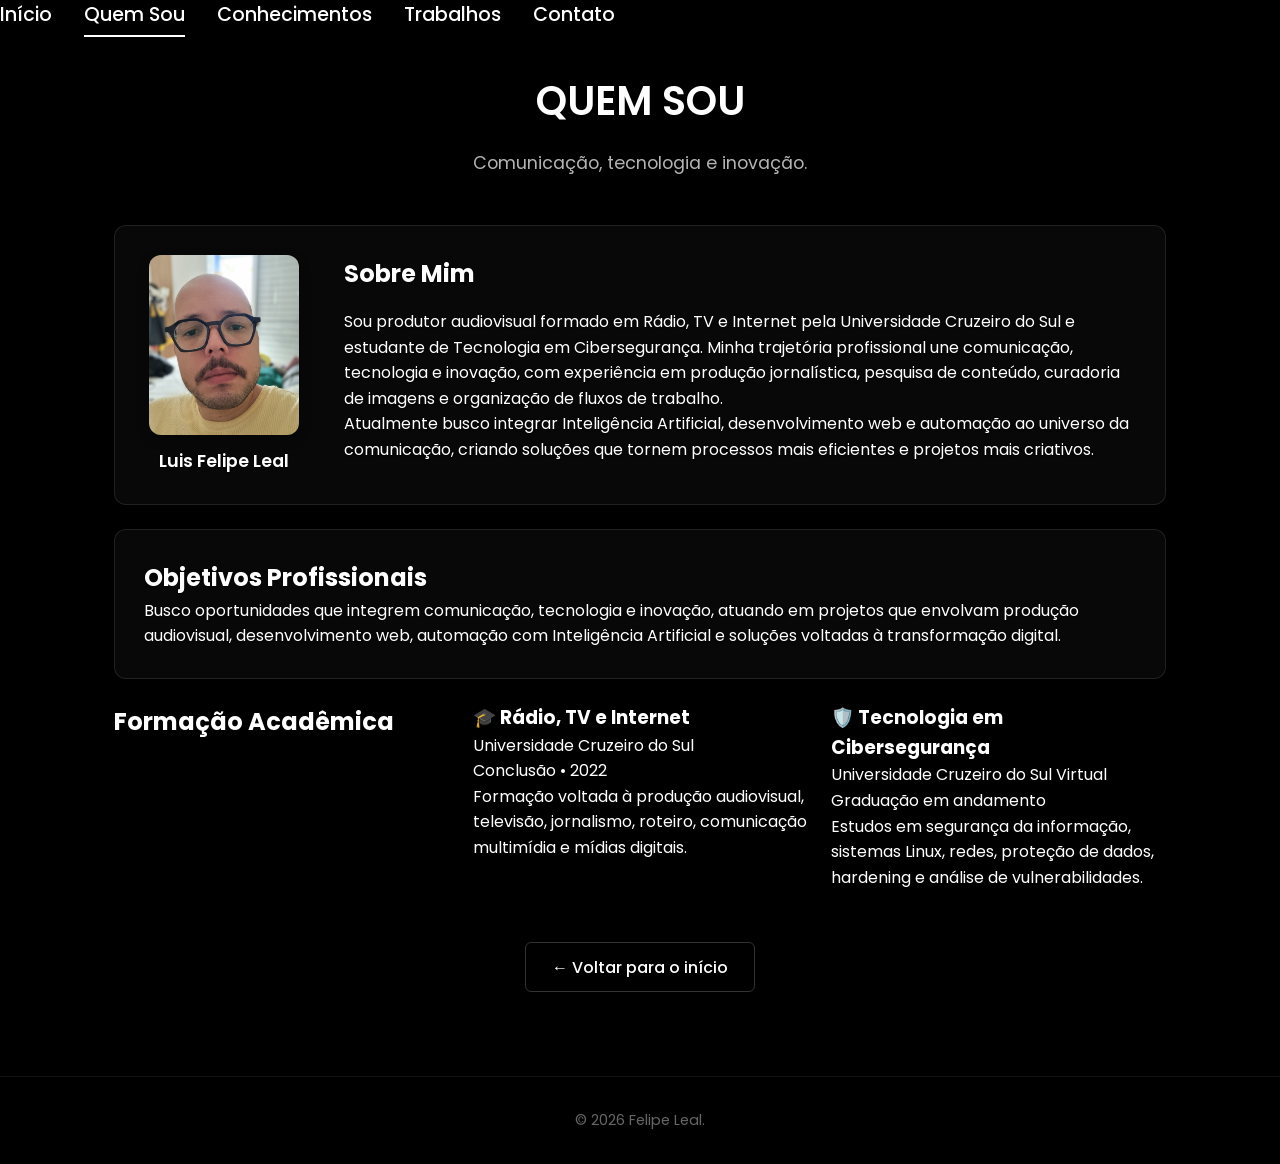
<file: quem-sou.html>
<!DOCTYPE html>
<html lang="pt-BR">

<head>
    <meta charset="UTF-8">
    <meta name="viewport" content="width=device-width, initial-scale=1.0">
    <link rel="icon" type="image/x-icon" href="/images/favicon.png">
    <title>Quem Sou | Felipe Leal</title>

    <!-- CSS Centralizador -->
    <link rel="stylesheet" href="css/style.css">

    <script src="js/script.js" defer></script>

    <!-- Google Fonts Poppins -->
    <link rel="preconnect" href="https://fonts.googleapis.com">
    <link rel="preconnect" href="https://fonts.gstatic.com" crossorigin>
    <link href="https://fonts.googleapis.com/css2?family=Poppins:wght@300;400;500;600;700&display=swap" rel="stylesheet">
</head>

<body>

    <!-- Menu de Navegação Fixo e Centralizado -->
    <header class="nav-header">
        <nav class="menu" aria-label="Navegação Principal">
            <a href="index.html">Início</a>
            <a href="quem-sou.html" class="ativo">Quem Sou</a>
            <a href="conhecimentos.html">Conhecimentos</a>
            <a href="trabalhos.html">Trabalhos</a>
            <a href="contato.html">Contato</a>
        </nav>
    </header>

    <main class="page-content">

    <section class="titulo-pagina">
        <h1>QUEM SOU</h1>
        <p>Comunicação, tecnologia e inovação.</p>
    </section>

    <!-- Container em Grid para alinhar as caixas lado a lado -->
    <section class="grade-quem-sou">

    <!-- CARD 1: Sobre Mim (Ocupa a largura total para dar destaque) -->     
    <article class="card-info destaque-largura card-perfil-horizontal">
    
    <!-- Coluna 1: Foto e Nome -->
    <div class="perfil-coluna">
        <img src="images/perfil.jpg" alt="Foto de Luis Felipe Leal" width="150" height="180" class="foto-perfil">
        <h3>Luis Felipe Leal</h3>
    </div>

    <!-- Coluna 2: Conteúdo 'Sobre Mim' -->
    <div class="bloco-quem-sou">
        <h2>Sobre Mim</h2>
        <p>
            Sou produtor audiovisual formado em Rádio, TV e Internet pela Universidade Cruzeiro do Sul e estudante de Tecnologia em Cibersegurança. Minha trajetória profissional une comunicação, tecnologia e inovação, com experiência em produção jornalística, pesquisa de conteúdo, curadoria de imagens e organização de fluxos de trabalho.
        </p>
        <p>
            Atualmente busco integrar Inteligência Artificial, desenvolvimento web e automação ao universo da comunicação, criando soluções que tornem processos mais eficientes e projetos mais criativos.
        </p>
    </div>

</article>

            <!-- CARD 5: Objetivos Profissionais (Ocupa a largura total) -->
        <article class="card-info destaque-largura">
            <h2>Objetivos Profissionais</h2>
            <p>
                Busco oportunidades que integrem comunicação, tecnologia e inovação, atuando em projetos que envolvam produção audiovisual, desenvolvimento web, automação com Inteligência Artificial e soluções voltadas à transformação digital.
            </p>
        </article>

        <h2> Formação Acadêmica</h2>
        <!-- CARD 3: Formação Acadêmica (Fica lado a lado com Interesses) -->
        <article class="list-info">  
            <div class="formacao-item"> 
                <h3>🎓 Rádio, TV e Internet</h3>
                <span class="instituicao">Universidade Cruzeiro do Sul</span>
                <p class="periodo">Conclusão • 2022</p> 
                <p class="detalhes-formacao">
                    Formação voltada à produção audiovisual, televisão, jornalismo, roteiro, comunicação multimídia e mídias digitais.
                </p>
            </div>
        </article>

            <div class="formacao-item">
                <h3>🛡️ Tecnologia em Cibersegurança</h3>
                <span class="instituicao">Universidade Cruzeiro do Sul Virtual</span>
                <p class="periodo">Graduação em andamento</p>
                <p class="detalhes-formacao">
                    Estudos em segurança da informação, sistemas Linux, redes, proteção de dados, hardening e análise de vulnerabilidades.
                </p>
            </div>
        
    </section>
    <!-- Botão Voltar -->
    <div class="container-voltar">
        <a class="voltar" href="index.html">← Voltar para o início</a>
    </div>

</main>

    <!-- Rodapé -->
    <footer>
        <p>© 2026 Felipe Leal.</p>
    </footer>

</body>

</html>
</file>
<file: css/custom.css>
:root {
  --portfolio-bg: #07111f;
  --portfolio-surface: #0d1a2b;
  --portfolio-surface-light: #132238;
  --portfolio-border: rgba(255, 255, 255, 0.1);
  --portfolio-text-muted: #a8b3c3;
  --portfolio-primary: #5b8cff;
  --portfolio-primary-light: #84a8ff;
}

html {
  scroll-behavior: smooth;
  scroll-padding-top: 80px;
}

body {
  background:
    radial-gradient(
      circle at 85% 5%,
      rgba(91, 140, 255, 0.16),
      transparent 32rem
    ),
    var(--portfolio-bg);
  color: #f8f9fa;
  min-height: 100vh;
}

a {
  color: var(--portfolio-primary-light);
}

a:hover {
  color: #ffffff;
}

.skip-link {
  position: fixed;
  top: -100px;
  left: 1rem;
  z-index: 2000;
  padding: 0.75rem 1rem;
  background: #ffffff;
  color: #000000;
  border-radius: 0.5rem;
}

.skip-link:focus {
  top: 1rem;
}

.portfolio-navbar {
  background: rgba(7, 17, 31, 0.88);
  border-bottom: 1px solid var(--portfolio-border);
  backdrop-filter: blur(16px);
}

.navbar-brand {
  letter-spacing: -0.03em;
}

.navbar .nav-link {
  color: rgba(255, 255, 255, 0.72);
}

.navbar .nav-link:hover,
.navbar .nav-link:focus {
  color: #ffffff;
}

.btn-primary {
  --bs-btn-bg: var(--portfolio-primary);
  --bs-btn-border-color: var(--portfolio-primary);
  --bs-btn-hover-bg: #4778e6;
  --bs-btn-hover-border-color: #4778e6;
  --bs-btn-active-bg: #3969d3;
  --bs-btn-active-border-color: #3969d3;
}

.hero-section {
  min-height: 100vh;
  padding: 8rem 0 5rem;
}

.hero-eyebrow,
.section-label,
.project-category,
.education-status {
  color: var(--portfolio-primary-light);
  font-size: 0.82rem;
  font-weight: 700;
  letter-spacing: 0.14em;
  text-transform: uppercase;
}

.hero-description {
  color: var(--portfolio-text-muted);
  max-width: 46rem;
  line-height: 1.75;
}

.text-gradient {
  background: linear-gradient(
    90deg,
    var(--portfolio-primary-light),
    #76e4f7
  );
  background-clip: text;
  color: transparent;
}

.hero-links a {
  color: #ffffff;
  font-weight: 600;
  text-decoration: none;
}

.hero-links a:hover {
  color: var(--portfolio-primary-light);
}

.profile-frame {
  position: relative;
  width: min(100%, 390px);
}

.profile-frame::before {
  position: absolute;
  inset: 1rem -1rem -1rem 1rem;
  z-index: -1;
  content: "";
  border: 1px solid rgba(91, 140, 255, 0.55);
  border-radius: 1.5rem;
}

.profile-image {
  display: block;
  width: 100%;
  height: auto;
  max-height: 500px;
  object-fit: cover;
  object-position: center;
  border: 1px solid var(--portfolio-border);
  border-radius: 1.5rem;
  box-shadow: 0 1.5rem 4rem rgba(0, 0, 0, 0.35);
}

.section-padding {
  padding: 6rem 0;
}

.section-alternate {
  background: rgba(255, 255, 255, 0.025);
  border-top: 1px solid var(--portfolio-border);
  border-bottom: 1px solid var(--portfolio-border);
}

.section-heading {
  max-width: 46rem;
}

.content-card,
.skill-card,
.project-card,
.education-card,
.contact-card {
  background: linear-gradient(
    145deg,
    rgba(19, 34, 56, 0.95),
    rgba(13, 26, 43, 0.95)
  );
  border: 1px solid var(--portfolio-border);
  border-radius: 1.25rem;
  box-shadow: 0 1rem 3rem rgba(0, 0, 0, 0.16);
}

.content-card,
.skill-card,
.education-card {
  padding: 2rem;
}

.skill-card,
.project-card,
.education-card {
  transition:
    transform 180ms ease,
    border-color 180ms ease;
}

.skill-card:hover,
.project-card:hover,
.education-card:hover {
  border-color: rgba(91, 140, 255, 0.45);
  transform: translateY(-5px);
}

.skill-number {
  margin-bottom: 2rem;
  color: rgba(132, 168, 255, 0.55);
  font-size: 0.85rem;
  font-weight: 700;
}

.skill-badge {
  padding: 0.65rem 0.8rem;
  color: #dce6f5;
  background: rgba(255, 255, 255, 0.07);
  border: 1px solid var(--portfolio-border);
  font-weight: 500;
}

.project-card {
  overflow: hidden;
}

.project-card iframe {
  border: 0;
}

.project-content {
  padding: 2rem;
}

.project-list {
  margin-bottom: 0;
  padding-left: 1.25rem;
  color: var(--portfolio-text-muted);
}

.project-list li {
  margin-bottom: 0.5rem;
}

.project-featured-image {
  display: block;
  width: 100%;
  min-height: 350px;
  height: 100%;
  object-fit: cover;
}

.education-status {
  margin-bottom: 1.5rem;
}

.contact-card {
  padding: clamp(2rem, 6vw, 5rem);
}

.contact-card .lead {
  max-width: 46rem;
}

.portfolio-footer {
  padding: 2rem 0;
  color: var(--portfolio-text-muted);
  border-top: 1px solid var(--portfolio-border);
}

.portfolio-footer a {
  color: #ffffff;
  text-decoration: none;
}

.portfolio-footer a:hover {
  color: var(--portfolio-primary-light);
}

@media (max-width: 991.98px) {
  .portfolio-navbar .navbar-collapse {
    padding: 1rem 0;
  }

  .hero-section {
    padding-top: 7rem;
    text-align: center;
  }

  .hero-description {
    margin-right: auto;
    margin-left: auto;
  }

  .hero-section .d-flex {
    justify-content: center;
  }

  .profile-frame {
    margin-top: 2rem;
  }

  .profile-frame::before {
    display: none;
  }
}

@media (max-width: 575.98px) {
  .display-2 {
    font-size: 2.8rem;
  }

  .display-5 {
    font-size: 2.2rem;
  }

  .section-padding {
    padding: 4rem 0;
  }

  .content-card,
  .skill-card,
  .education-card,
  .project-content {
    padding: 1.5rem;
  }

  .hero-section .btn,
  .contact-card .btn {
    width: 100%;
  }
}

@media (prefers-reduced-motion: reduce) {
  html {
    scroll-behavior: auto;
  }

  *,
  *::before,
  *::after {
    transition-duration: 0.01ms !important;
  }
}

/* ==========================================================
   ARTES & COLAGENS
========================================================== */

.arts-section {
  position: relative;
  overflow: hidden;
  background:
    radial-gradient(
      circle at 15% 10%,
      rgba(91, 140, 255, 0.09),
      transparent 26rem
    ),
    rgba(255, 255, 255, 0.018);
  border-top: 1px solid var(--portfolio-border);
  border-bottom: 1px solid var(--portfolio-border);
}

.arts-grid {
  align-items: stretch;
}

.art-card {
  height: 100%;
  overflow: hidden;
  background: linear-gradient(
    145deg,
    rgba(19, 34, 56, 0.95),
    rgba(13, 26, 43, 0.95)
  );
  border: 1px solid var(--portfolio-border);
  border-radius: 1.25rem;
  box-shadow: 0 1rem 3rem rgba(0, 0, 0, 0.16);
  transition:
    transform 180ms ease,
    border-color 180ms ease,
    box-shadow 180ms ease;
}

.art-card:hover {
  border-color: rgba(91, 140, 255, 0.48);
  transform: translateY(-5px);
  box-shadow: 0 1.4rem 3.5rem rgba(0, 0, 0, 0.24);
}

.art-card-title {
  min-height: 86px;
  display: flex;
  align-items: center;
  padding: 1.35rem 1.5rem;
  border-bottom: 1px solid var(--portfolio-border);
}

.art-card-title h3 {
  margin: 0;
  color: #f8f9fa;
  line-height: 1.35;
}

.art-image-frame {
  display: flex;
  align-items: center;
  justify-content: center;
  min-height: 320px;
  padding: 0.75rem;
  background: rgba(2, 7, 14, 0.72);
}

.art-image {
  display: block;
  width: 100%;
  height: auto;
  max-height: 620px;
  object-fit: contain;
  border-radius: 0.75rem;
  user-select: none;
  -webkit-user-select: none;
  -webkit-user-drag: none;
  pointer-events: none;
}

@media (max-width: 991.98px) {
  .art-image-frame {
    min-height: 280px;
  }
}

@media (max-width: 767.98px) {
  .art-card-title {
    min-height: auto;
  }

  .art-image-frame {
    min-height: 0;
  }

  .art-image {
    max-height: none;
  }
}
</file>
<file: css/style.css>
@import url('cover.css');
@import url('layout.css');
@import url('header.css');
@import url('menu.css');
@import url('cards.css');
@import url('pages.css');
@import url('animations.css');
@import url('logo.css');
@import url('footer.css');
@import url('responsive.css');
</file>
